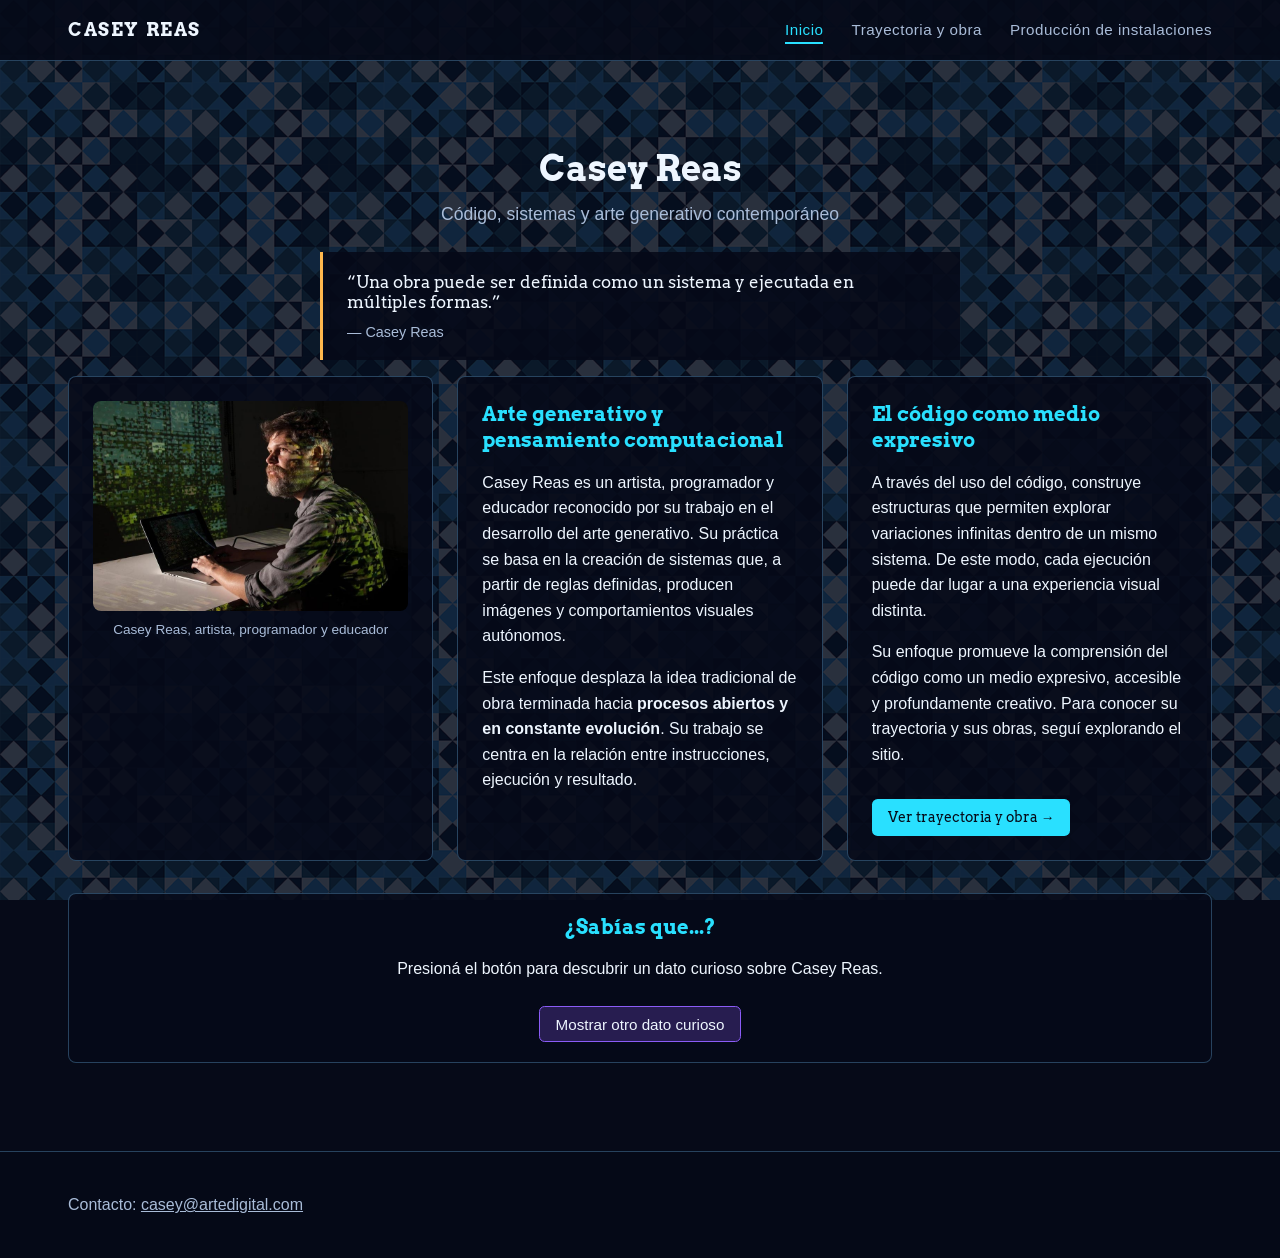
<file: index.html>
<!DOCTYPE html>
<html lang="es">
<head>
  <meta charset="UTF-8">
  <title>Casey Reas | Inicio</title>
  <meta name="description" content="Sitio dedicado a la obra de Casey Reas: código, sistemas y arte generativo contemporáneo.">
  <link rel="preconnect" href="https://fonts.googleapis.com">
  <link href="https://fonts.googleapis.com/css2?family=Arvo:wght@400;700&display=swap" rel="stylesheet">
  <link rel="stylesheet" href="css/estilos.css">
</head>
<body>

  <header class="sitio-header">
    <div class="contenedor cabecera-flex">
      <p class="marca">CASEY REAS</p>
      <nav class="menu-principal" aria-label="Navegación principal">
        <ul>
          <li><a href="index.html" class="activo">Inicio</a></li>
          <li><a href="obra.html">Trayectoria y obra</a></li>
          <li><a href="produccion.html">Producción de instalaciones</a></li>
        </ul>
      </nav>
    </div>
  </header>

  <main class="contenedor">

    <!-- Intro: presentación general del artista -->
    <section class="intro">
      <h1>Casey Reas</h1>
      <p class="subtitulo">Código, sistemas y arte generativo contemporáneo</p>
      <blockquote class="cita-destacada">
        “Una obra puede ser definida como un sistema y ejecutada en múltiples formas.”
        <cite>— Casey Reas</cite>
      </blockquote>
    </section>

    <!-- Layout de 3 columnas de igual ancho, requisito de la página de inicio -->
    <section class="grid-3-columnas">

      <article class="columna">
        <div class="foto-inline">
          <img src="img/reas.jpg" alt="Casey Reas trabajando frente a una laptop con proyecciones de código">
          <p class="pie-foto">Casey Reas, artista, programador y educador</p>
        </div>
      </article>

      <article class="columna">
        <h2>Arte generativo y pensamiento computacional</h2>
        <p>Casey Reas es un artista, programador y educador reconocido por su trabajo en el desarrollo del arte generativo. Su práctica se basa en la creación de sistemas que, a partir de reglas definidas, producen imágenes y comportamientos visuales autónomos.</p>
        <p>Este enfoque desplaza la idea tradicional de obra terminada hacia <strong>procesos abiertos y en constante evolución</strong>. Su trabajo se centra en la relación entre instrucciones, ejecución y resultado.</p>
      </article>

      <article class="columna">
        <h2>El código como medio expresivo</h2>
        <p>A través del uso del código, construye estructuras que permiten explorar variaciones infinitas dentro de un mismo sistema. De este modo, cada ejecución puede dar lugar a una experiencia visual distinta.</p>
        <p>Su enfoque promueve la comprensión del código como un medio expresivo, accesible y profundamente creativo. Para conocer su trayectoria y sus obras, seguí explorando el sitio.</p>
        <a class="enlace-boton" href="obra.html">Ver trayectoria y obra →</a>
      </article>

    </section>

    <!-- Funcionalidad JS: dato curioso al azar (curiosidades.js) -->
    <section class="panel-lateral panel-interactivo">
      <h2>¿Sabías que...?</h2>
      <p id="dato-curioso-texto">Presioná el botón para descubrir un dato curioso sobre Casey Reas.</p>
      <button id="btn-dato-curioso" type="button">Mostrar otro dato curioso</button>
    </section>

  </main>

  <footer class="sitio-footer">
    <div class="contenedor pie-flex">
      <p>Contacto: <a href="mailto:casey@artedigital.com">casey@artedigital.com</a></p>
    </div>
  </footer>

  <script src="js/curiosidades.js"></script>
</body>
</html>
</file>
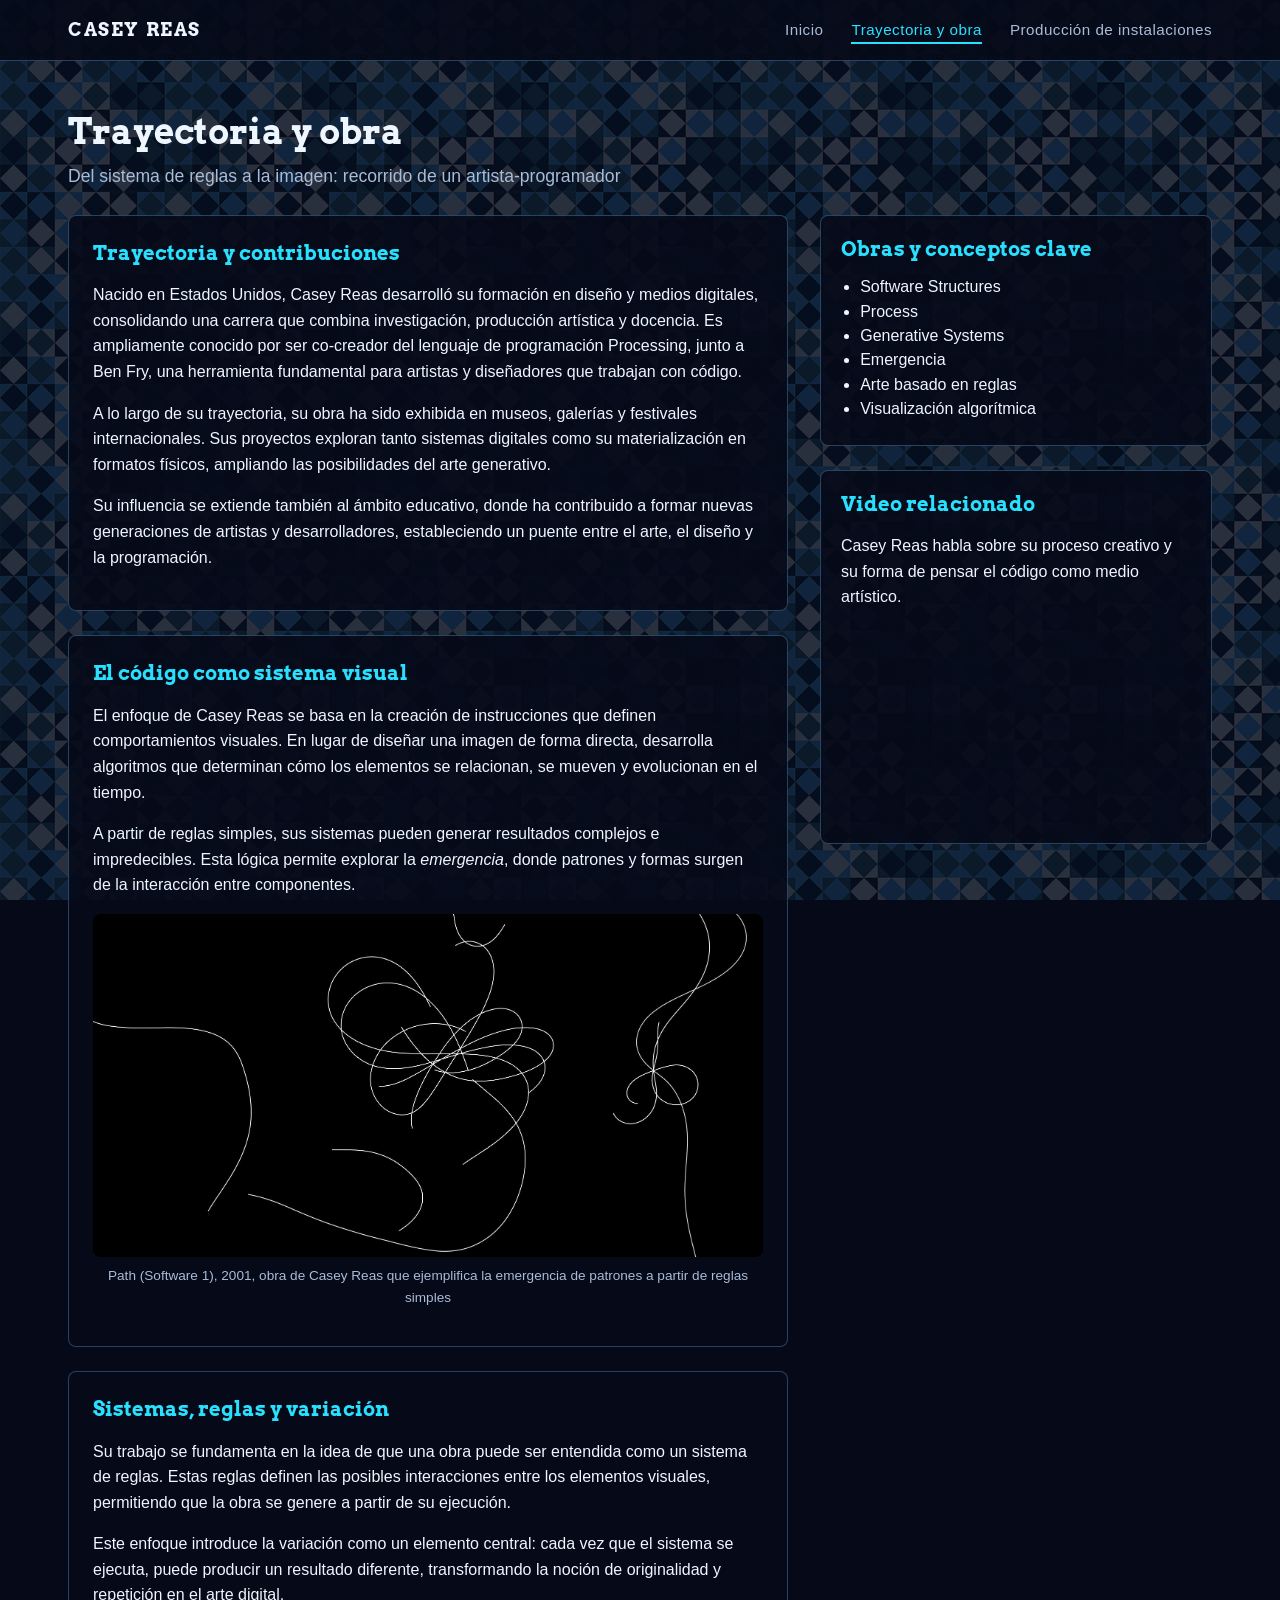
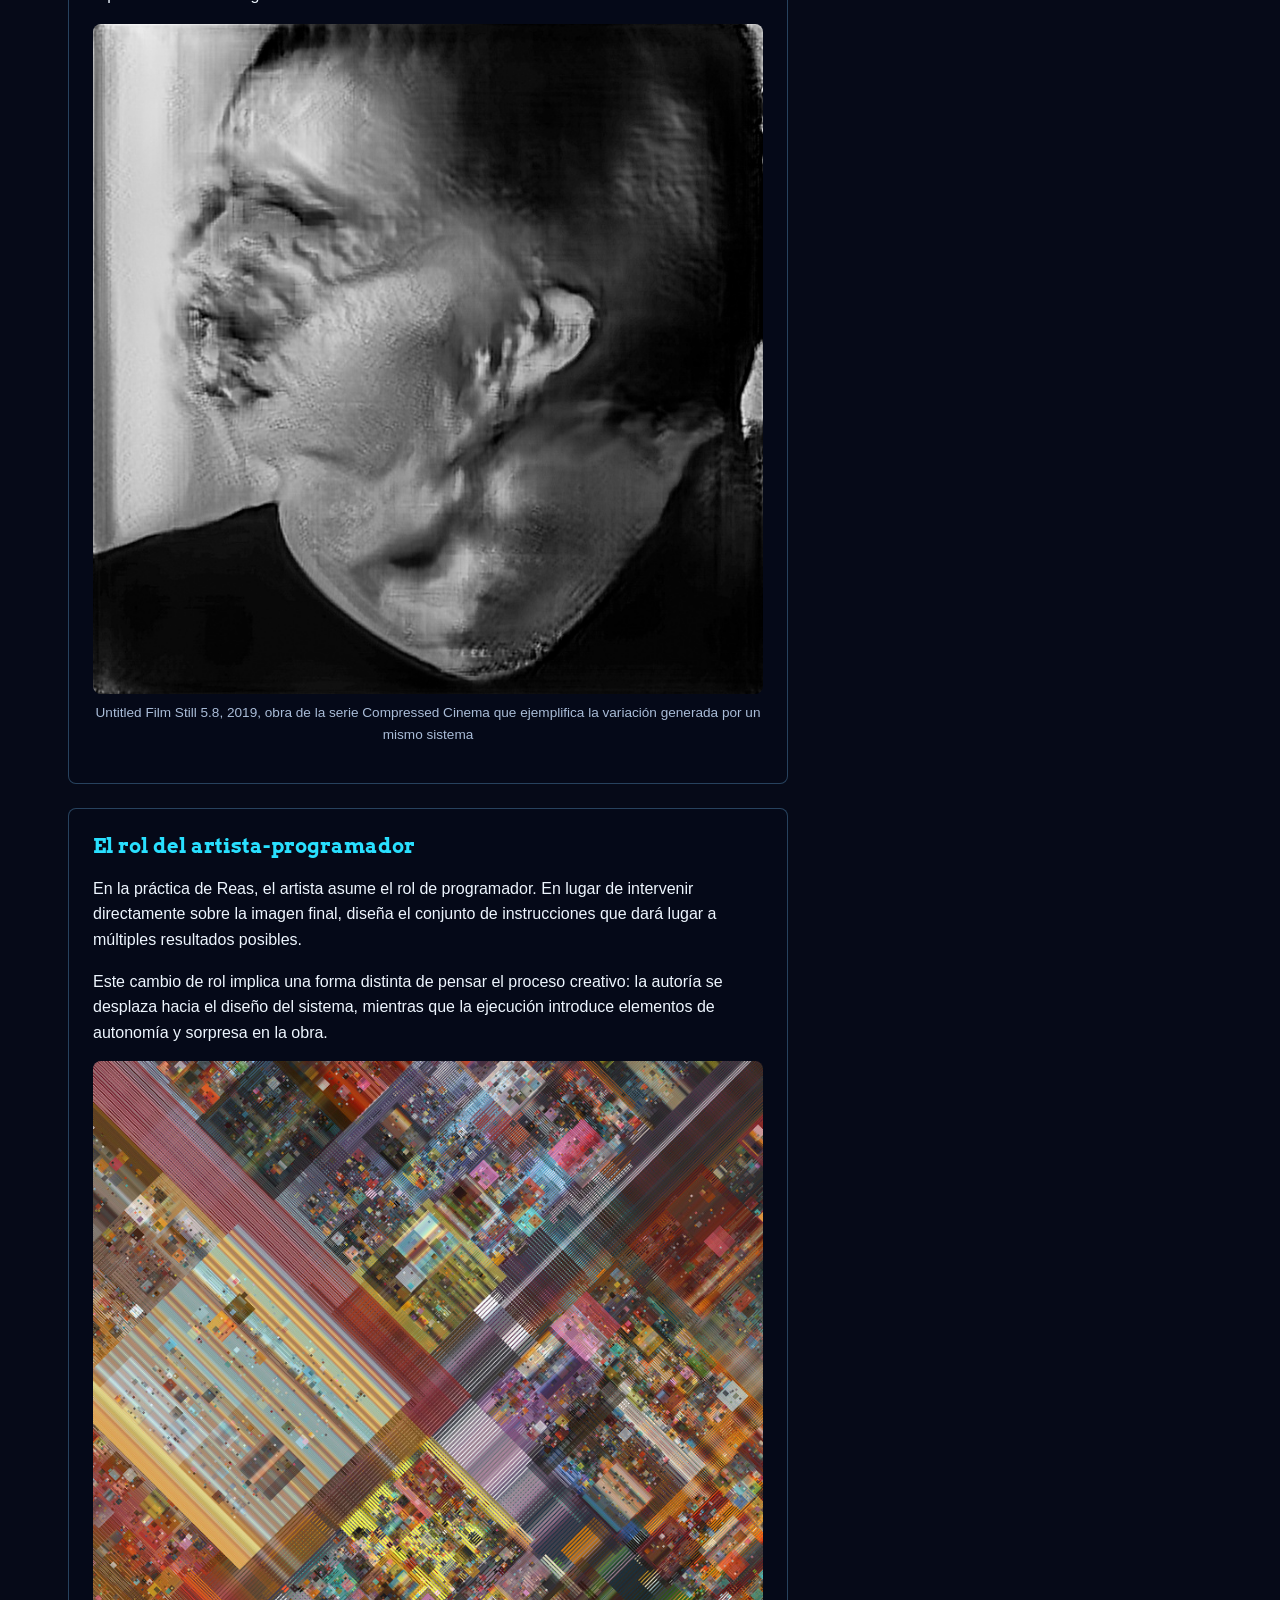
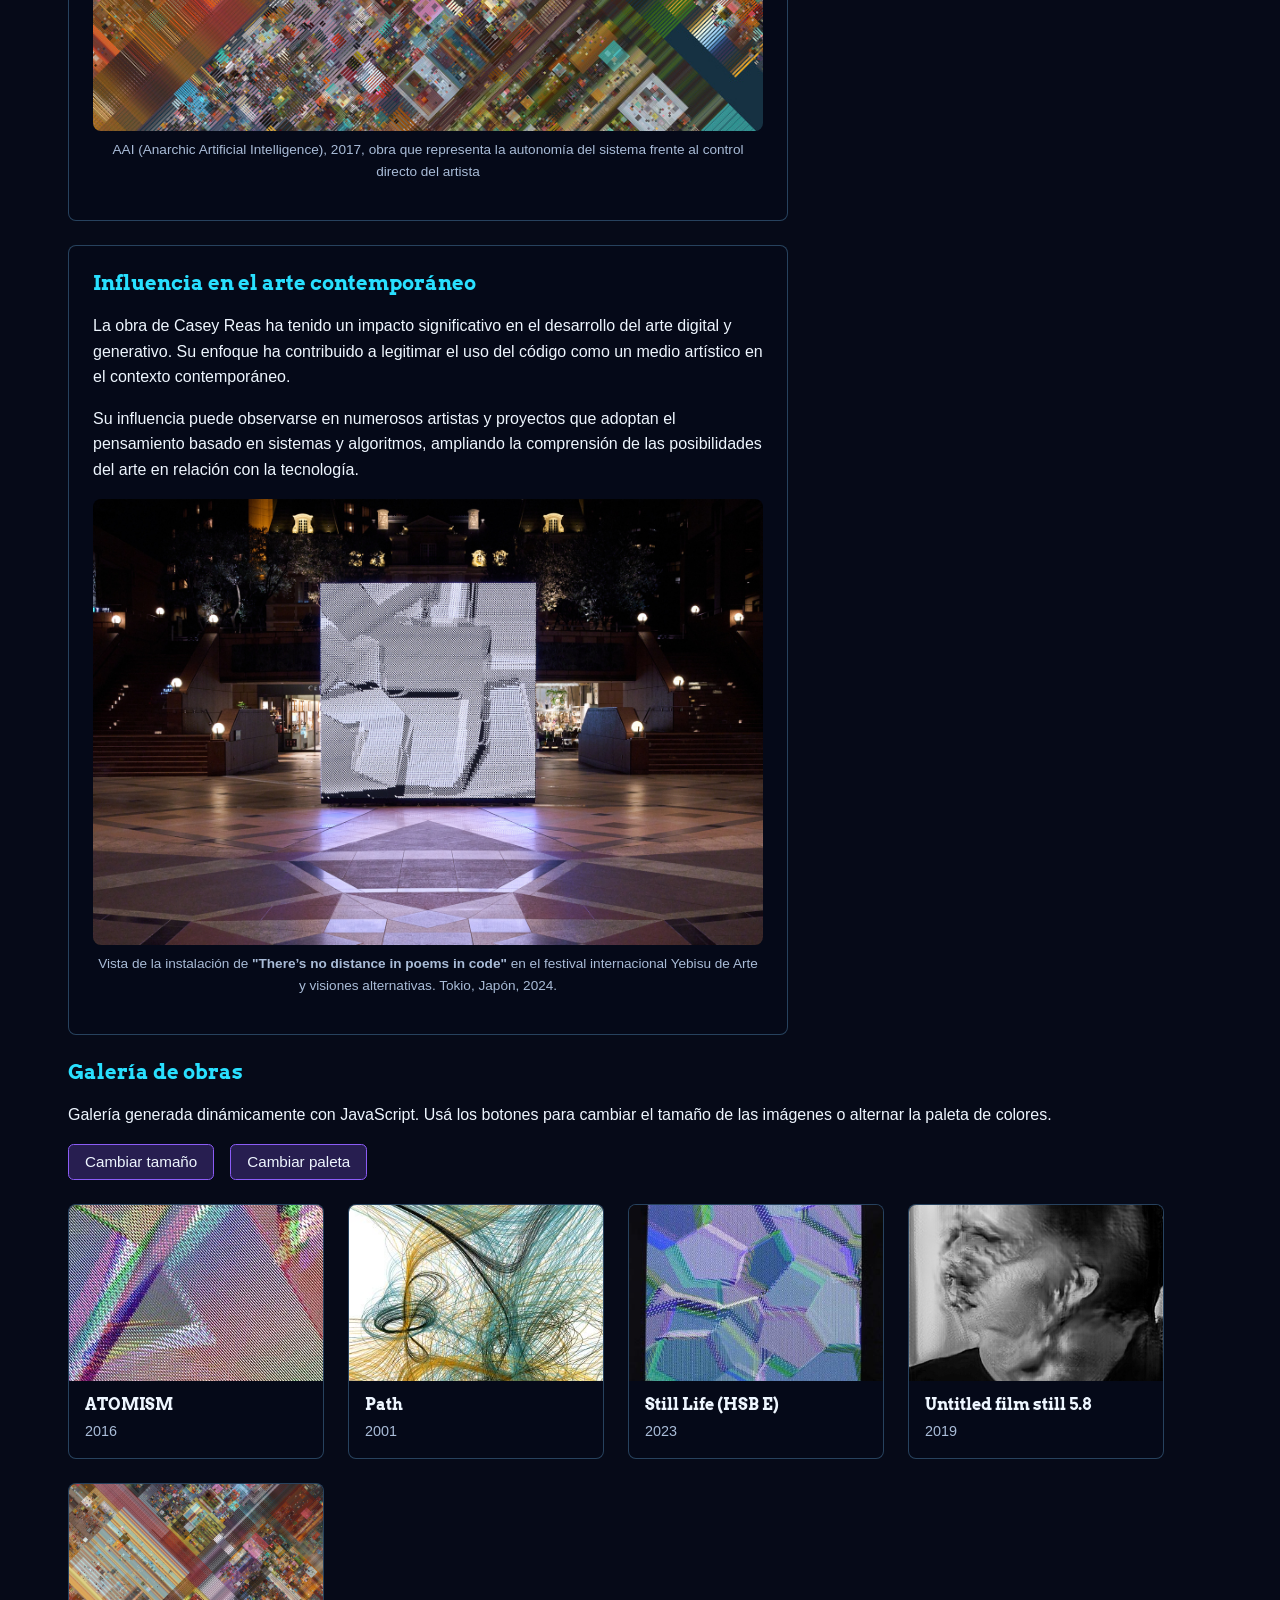
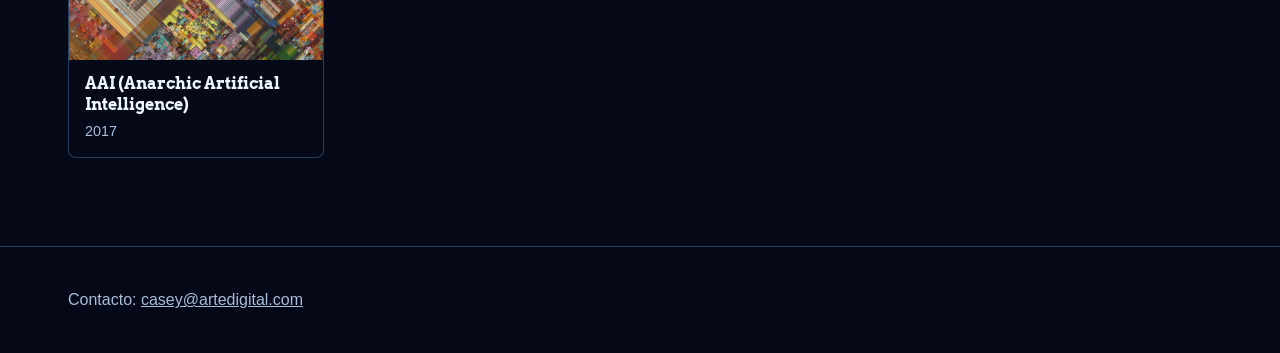
<file: obra.html>
<!DOCTYPE html>
<html lang="es">
<head>
  <meta charset="UTF-8">
  <title>Casey Reas | Trayectoria y obra</title>
  <meta name="description" content="Trayectoria de Casey Reas, su enfoque sobre el código como sistema visual y una galería de sus obras.">
  <link rel="preconnect" href="https://fonts.googleapis.com">
  <link href="https://fonts.googleapis.com/css2?family=Arvo:wght@400;700&display=swap" rel="stylesheet">
  <link rel="stylesheet" href="css/estilos.css">
</head>
<body>

  <header class="sitio-header">
    <div class="contenedor cabecera-flex">
      <p class="marca">CASEY REAS</p>
      <nav class="menu-principal" aria-label="Navegación principal">
        <ul>
          <li><a href="index.html">Inicio</a></li>
          <li><a href="obra.html" class="activo">Trayectoria y obra</a></li>
          <li><a href="produccion.html">Producción de instalaciones</a></li>
        </ul>
      </nav>
    </div>
  </header>

  <main class="contenedor">

    <h1>Trayectoria y obra</h1>
    <p class="subtitulo">Del sistema de reglas a la imagen: recorrido de un artista-programador</p>

    <!-- Layout de 2 columnas de ancho diferente -->
    <div class="grid-2-columnas">

      <article class="columna-principal">

        <section>
          <h2>Trayectoria y contribuciones</h2>
          <p>Nacido en Estados Unidos, Casey Reas desarrolló su formación en diseño y medios digitales, consolidando una carrera que combina investigación, producción artística y docencia. Es ampliamente conocido por ser co-creador del lenguaje de programación Processing, junto a Ben Fry, una herramienta fundamental para artistas y diseñadores que trabajan con código.</p>
          <p>A lo largo de su trayectoria, su obra ha sido exhibida en museos, galerías y festivales internacionales. Sus proyectos exploran tanto sistemas digitales como su materialización en formatos físicos, ampliando las posibilidades del arte generativo.</p>
          <p>Su influencia se extiende también al ámbito educativo, donde ha contribuido a formar nuevas generaciones de artistas y desarrolladores, estableciendo un puente entre el arte, el diseño y la programación.</p>
        </section>

        <section>
          <h2>El código como sistema visual</h2>
          <p>El enfoque de Casey Reas se basa en la creación de instrucciones que definen comportamientos visuales. En lugar de diseñar una imagen de forma directa, desarrolla algoritmos que determinan cómo los elementos se relacionan, se mueven y evolucionan en el tiempo.</p>
          <p>A partir de reglas simples, sus sistemas pueden generar resultados complejos e impredecibles. Esta lógica permite explorar la <em>emergencia</em>, donde patrones y formas surgen de la interacción entre componentes.</p>
                <div class="foto-inline">
          <img src="img/reas-7.jpg" alt="Path, obra de Casey Reas que ejemplifica la emergencia de patrones a partir de reglas simples">
           <p class="pie-foto">Path (Software 1), 2001, obra de Casey Reas que ejemplifica la emergencia de patrones a partir de reglas simples</p>
        </div>
        </section>



        <section>
          <h2>Sistemas, reglas y variación</h2>
          <p>Su trabajo se fundamenta en la idea de que una obra puede ser entendida como un sistema de reglas. Estas reglas definen las posibles interacciones entre los elementos visuales, permitiendo que la obra se genere a partir de su ejecución.</p>
          <p>Este enfoque introduce la variación como un elemento central: cada vez que el sistema se ejecuta, puede producir un resultado diferente, transformando la noción de originalidad y repetición en el arte digital.</p>
          <div class="foto-inline">
            <img src="img/reas-4.jpg" alt="Untitled Film Still 5.8, obra de la serie Compressed Cinema que ejemplifica la variación generada por un mismo sistema">
           <p class="pie-foto">Untitled Film Still 5.8, 2019, obra de la serie Compressed Cinema que ejemplifica la variación generada por un mismo sistema</p>
          </div>
        </section>

        <section>
          <h2>El rol del artista-programador</h2>
          <p>En la práctica de Reas, el artista asume el rol de programador. En lugar de intervenir directamente sobre la imagen final, diseña el conjunto de instrucciones que dará lugar a múltiples resultados posibles.</p>
          <p>Este cambio de rol implica una forma distinta de pensar el proceso creativo: la autoría se desplaza hacia el diseño del sistema, mientras que la ejecución introduce elementos de autonomía y sorpresa en la obra.</p>
          <div class="foto-inline">
            <img src="img/reas-5.jpg" alt="AAI (Anarchic Artificial Intelligence), obra que representa la autonomía del sistema frente al control directo del artista">
            <p class="pie-foto">AAI (Anarchic Artificial Intelligence), 2017, obra que representa la autonomía del sistema frente al control directo del artista</p>
          </div>
        </section>

        <section>
          <h2>Influencia en el arte contemporáneo</h2>
          <p>La obra de Casey Reas ha tenido un impacto significativo en el desarrollo del arte digital y generativo. Su enfoque ha contribuido a legitimar el uso del código como un medio artístico en el contexto contemporáneo.</p>
          <p>Su influencia puede observarse en numerosos artistas y proyectos que adoptan el pensamiento basado en sistemas y algoritmos, ampliando la comprensión de las posibilidades del arte en relación con la tecnología.</p>
           <div class="foto-inline">
            <img src="img/reas-6.jpg" alt="There's No Distance in Poems in Code, obra reciente de Casey Reas que muestra la vigencia de su trabajo en el arte contemporáneo">
            <p class="pie-foto">Vista de la instalación de <strong>"There’s no distance in poems in code"</strong> en el festival internacional Yebisu de Arte y visiones alternativas. Tokio, Japón, 2024.</p>
          </div>
        </section>

      </article>

      <aside class="columna-lateral">

        <div class="panel-lateral">
          <h2>Obras y conceptos clave</h2>
          <ul class="lista-obras">
            <li>Software Structures</li>
            <li>Process</li>
            <li>Generative Systems</li>
            <li>Emergencia</li>
            <li>Arte basado en reglas</li>
            <li>Visualización algorítmica</li>
          </ul>
        </div>

      <div class="panel-lateral">
        <h2>Video relacionado</h2>
        <p>Casey Reas habla sobre su proceso creativo y su forma de pensar el código como medio artístico.</p>
        <div class="video-wrapper">
      <iframe
        src="https://www.youtube.com/embed/lu51j9V-ti0"
        title="Casey Reas habla sobre arte generativo"
        allowfullscreen>
      </iframe>
      </div>
      </div>

      </aside>

    </div>

    <!-- Funcionalidad JS: galería de obras (galeria.js) -->
    <section>
      <h2>Galería de obras</h2>
      <p>Galería generada dinámicamente con JavaScript. Usá los botones para cambiar el tamaño de las imágenes o alternar la paleta de colores.</p>

      <div class="controles-galeria">
        <button id="btn-tamano" type="button">Cambiar tamaño</button>
        <button id="btn-paleta" type="button">Cambiar paleta</button>
      </div>

      <div id="galeria" class="galeria" aria-live="polite"></div>
    </section>

  </main>

  <footer class="sitio-footer">
    <div class="contenedor pie-flex">
      <p>Contacto: <a href="mailto:casey@artedigital.com">casey@artedigital.com</a></p>
    </div>
  </footer>

  <script src="js/galeria.js"></script>
</body>
</html>
</file>
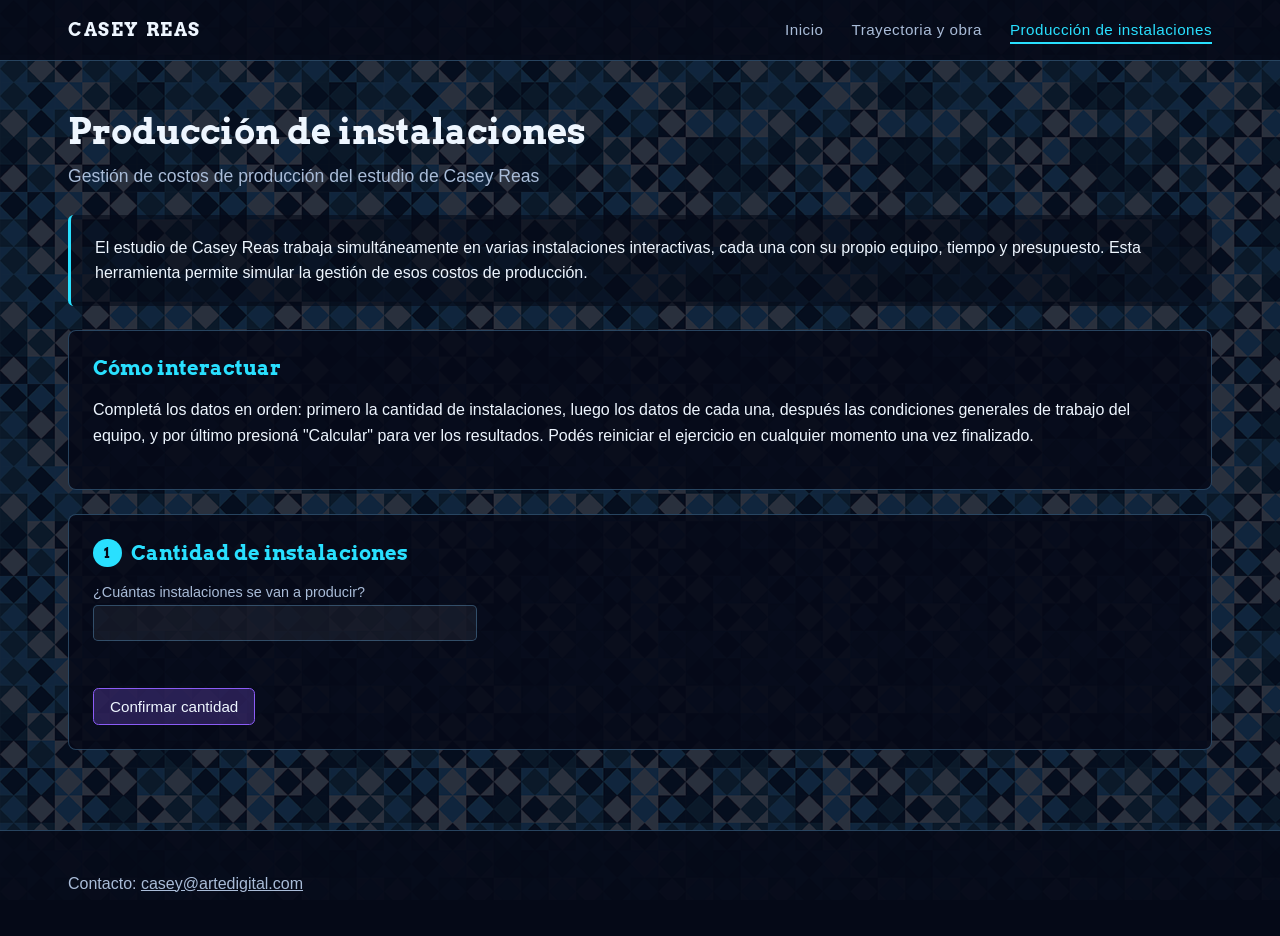
<file: produccion.html>
<!DOCTYPE html>
<html lang="es">
<head>
  <meta charset="UTF-8">
  <title>Casey Reas | Producción de instalaciones</title>
  <meta name="description" content="Herramienta para simular la gestión de costos de producción de instalaciones interactivas del estudio de Casey Reas.">
  <link rel="preconnect" href="https://fonts.googleapis.com">
  <link href="https://fonts.googleapis.com/css2?family=Arvo:wght@400;700&display=swap" rel="stylesheet">
  <link rel="stylesheet" href="css/estilos.css">
</head>
<body>

  <header class="sitio-header">
    <div class="contenedor cabecera-flex">
      <p class="marca">CASEY REAS</p>
      <nav class="menu-principal" aria-label="Navegación principal">
        <ul>
          <li><a href="index.html">Inicio</a></li>
          <li><a href="obra.html">Trayectoria y obra</a></li>
          <li><a href="produccion.html" class="activo">Producción de instalaciones</a></li>
        </ul>
      </nav>
    </div>
  </header>

  <main class="contenedor">

    <h1>Producción de instalaciones</h1>
    <p class="subtitulo">Gestión de costos de producción del estudio de Casey Reas</p>

    <!-- Texto de contexto -->
   <section class="intro-ejercicio">
    <p>El estudio de Casey Reas trabaja simultáneamente en varias instalaciones interactivas, cada una con su propio equipo, tiempo y presupuesto. Esta herramienta permite simular la gestión de esos costos de producción.</p>
   </section>

    <section class="instrucciones">
      <h2>Cómo interactuar</h2>
      <p>Completá los datos en orden: primero la cantidad de instalaciones, luego los datos de cada una, después las condiciones generales de trabajo del equipo, y por último presioná "Calcular" para ver los resultados. Podés reiniciar el ejercicio en cualquier momento una vez finalizado.</p>
    </section>

    <!-- Paso 1: cantidad de instalaciones a producir -->
    <section class="paso-ejercicio" id="paso-cantidad">
      <h2><span class="numero-paso">1</span> Cantidad de instalaciones</h2>
      <form id="form-cantidad">
        <div class="campo-formulario">
          <label for="input-cantidad">¿Cuántas instalaciones se van a producir?</label>
          <input type="number" id="input-cantidad" min="1" step="1" required>
        </div>
        <p class="mensaje-error" id="error-cantidad"></p>
        <button type="submit" id="btn-confirmar-cantidad">Confirmar cantidad</button>
      </form>
    </section>

    <!-- Paso 2: carga de cada instalación -->
    <section class="paso-ejercicio oculto" id="paso-instalaciones">
      <h2><span class="numero-paso">2</span> Datos de cada instalación</h2>
      <form id="form-instalacion">
        <div class="campo-formulario">
          <label for="input-nombre">Nombre de la instalación</label>
          <input type="text" id="input-nombre" required>
        </div>
        <div class="campo-formulario">
          <label for="input-personas">Cantidad de personas necesarias</label>
          <input type="number" id="input-personas" min="1" step="1" required>
        </div>
        <div class="campo-formulario">
          <label for="input-dias">Días estimados de producción</label>
          <input type="number" id="input-dias" min="1" step="1" required>
        </div>
        <p class="mensaje-error" id="error-instalacion"></p>
        <button type="submit" id="btn-agregar-instalacion">Agregar instalación</button>
      </form>
      <p class="contador-carga" id="contador-instalaciones"></p>
      <ul class="lista-instalaciones" id="lista-instalaciones"></ul>
    </section>

    <!-- Paso 3: datos generales del estudio -->
    <section class="paso-ejercicio oculto" id="paso-general">
      <h2><span class="numero-paso">3</span> Datos generales del estudio</h2>
      <form id="form-general">
        <div class="campo-formulario">
          <label for="input-horas">Horas por día que trabaja el equipo</label>
          <input type="number" id="input-horas" min="1" step="1" required>
        </div>
        <div class="campo-formulario">
          <label for="input-valor-hora">Valor del honorario por hora ($)</label>
          <input type="number" id="input-valor-hora" min="1" step="0.01" required>
        </div>
        <p class="mensaje-error" id="error-general"></p>
        <button type="submit" id="btn-confirmar-general">Confirmar datos generales</button>
      </form>
    </section>

    <!-- Paso 4: cálculo de resultados -->
    <section class="paso-ejercicio oculto" id="paso-resultados">
      <h2><span class="numero-paso">4</span> Resultados</h2>
      <button type="button" id="btn-calcular" disabled>Calcular resultados</button>
      <div class="panel-resultados" id="panel-resultados"></div>
      <button type="button" id="btn-reiniciar" disabled>Reiniciar ejercicio</button>
    </section>

  </main>

  <footer class="sitio-footer">
    <div class="contenedor pie-flex">
      <p>Contacto: <a href="mailto:casey@artedigital.com">casey@artedigital.com</a></p>
    </div>
  </footer>

  <script src="js/ejercicio.js"></script>
</body>
</html>
</file>
<file: css/estilos.css>
/* =========================================================
   Casey Reas — hoja de estilos compartida
   Paleta inspirada en su estética de código y sistemas
   generativos: fondo oscuro tipo terminal, cian y un acento
   dorado/verde tomado de sus imágenes de glitch y pixel-art.
   ========================================================= */

/* ---------- Reset básico ---------- */
* {
  box-sizing: border-box;
}

body {
  margin: 0;
  font-family: Arial, Helvetica, sans-serif;
  color: #eef6ff;
  background-color: #060a18;
  display: flex;
  flex-direction: column;
  align-items: center;
  min-height: 100vh;
  position: relative;
}

/* El patrón de fondo se muestra como una textura sutil y fija,
   detrás de todo el contenido, para que siga siendo visible
   (punto 16) sin afectar la legibilidad del texto. */
body::before {
  content: "";
  position: fixed;
  inset: 0;
  background-image: url("../img/fondo.png");
  background-repeat: repeat;
  background-size: 12rem;
  opacity: 0.16;
  z-index: -1;
}

img {
  max-width: 100%;
  display: block;
}

a {
  color: #29e0ff;
}

/* ---------- Contenedor centrado (flexbox) ---------- */
.contenedor {
  width: 100%;
  max-width: 74rem;
  padding: 1.5rem 1.25rem;
  display: flex;
  flex-direction: column;
  align-items: stretch;
}

/* ---------- Encabezado ---------- */
.sitio-header {
  width: 100%;
  background-color: rgba(6, 10, 24, 0.92);
  border-bottom: 1px solid rgba(120, 200, 255, 0.3);
  position: sticky;
  top: 0;
  z-index: 10;
  display: flex;
  justify-content: center;
}

.cabecera-flex {
  flex-direction: row;
  justify-content: space-between;
  align-items: center;
  padding-top: 1rem;
  padding-bottom: 1rem;
}

.marca {
  font-family: 'Arvo', serif;
  font-weight: 700;
  letter-spacing: 0.1rem;
  font-size: 1.1rem;
  margin: 0;
}

/* Menú de navegación horizontal, igual en las tres páginas */
.menu-principal ul {
  list-style: none;
  display: flex;
  flex-direction: row;
  gap: 1.75rem;
  margin: 0;
  padding: 0;
}

.menu-principal a {
  text-decoration: none;
  color: #a9bcd8;
  font-size: 0.95rem;
  letter-spacing: 0.03rem;
  padding-bottom: 0.25rem;
  border-bottom: 2px solid transparent;
  transition: color 0.2s ease, border-color 0.2s ease;
}

.menu-principal a:hover,
.menu-principal a.activo {
  color: #29e0ff;
  border-bottom-color: #29e0ff;
}

/* ---------- Tipografía general ---------- */
h1, h2, h3 {
  font-family: 'Arvo', serif;
  line-height: 1.3;
}

h1 {
  font-size: 2.2rem;
  margin-bottom: 0.5rem;
}

h2 {
  font-size: 1.25rem;
  color: #29e0ff;
  margin-top: 0;
}

h3 {
  font-size: 1rem;
}

.subtitulo {
  color: #a9bcd8;
  font-size: 1.1rem;
  margin-top: 0;
  margin-bottom: 1.5rem;
}

p {
  line-height: 1.6;
  font-size: 1rem;
}

/* ---------- Intro (inicio) ---------- */
.intro {
  text-align: center;
  padding: 2rem 0 1rem;
}

.cita-destacada {
  font-family: 'Arvo', serif;
  font-size: 1.05rem;
  max-width: 40rem;
  margin: 1.5rem auto 0;
  padding: 1.25rem 1.5rem;
  border-left: 3px solid #ffb84d;
  background-color: rgba(6, 10, 24, 0.88);
  text-align: left;
}

.cita-destacada cite {
  display: block;
  margin-top: 0.75rem;
  font-family: Arial, Helvetica, sans-serif;
  font-style: normal;
  font-size: 0.9rem;
  color: #a9bcd8;
}


/* ---------- Layout de 3 columnas iguales (Inicio) ---------- */
.grid-3-columnas {
  display: flex;
  flex-direction: row;
  flex-wrap: wrap;
  gap: 1.5rem;
  margin-bottom: 2rem;
}

.grid-3-columnas .columna {
  flex: 1 1 0;
  min-width: 16rem;
  background-color: rgba(6, 10, 24, 0.88);
  border: 1px solid rgba(120, 200, 255, 0.3);
  border-radius: 0.5rem;
  padding: 1.5rem;
}

.foto-inline img {
  border-radius: 0.5rem;
  margin-bottom: 0.5rem;
}

.pie-foto {
  font-size: 0.85rem;
  color: #a9bcd8;
  text-align: center;
  margin-top: 0.5rem;
}

.enlace-boton {
  display: inline-block;
  margin-top: 1rem;
  text-decoration: none;
  font-family: 'Arvo', serif;
  font-size: 0.85rem;
  color: #060a18;
  background-color: #29e0ff;
  padding: 0.6rem 1rem;
  border-radius: 0.35rem;
}

/* ---------- Layout de 2 columnas de ancho diferente (Obra) ---------- */
.grid-2-columnas {
  display: flex;
  flex-direction: row;
  flex-wrap: wrap;
  gap: 2rem;
  align-items: flex-start;
}

.columna-principal {
  flex: 2 1 28rem;
}

.columna-principal section {
  background-color: rgba(6, 10, 24, 0.88);
  border: 1px solid rgba(120, 200, 255, 0.3);
  border-radius: 0.5rem;
  padding: 1.5rem;
  margin-bottom: 1.5rem;
}

.columna-lateral {
  flex: 1 1 16rem;
  display: flex;
  flex-direction: column;
  gap: 1.5rem;
}

.panel-lateral {
  background-color: rgba(6, 10, 24, 0.88);
  border: 1px solid rgba(120, 200, 255, 0.3);
  border-radius: 0.5rem;
  padding: 1.25rem;
}

.lista-obras {
  margin: 0;
  padding-left: 1.2rem;
}

.lista-obras li {
  margin-bottom: 0.4rem;
}

/* ---------- Botones ---------- */
button {
  font-family: Arial, Helvetica, sans-serif;
  font-size: 0.95rem;
  color: #eef6ff;
  background-color: rgba(139, 92, 246, 0.25);
  border: 1px solid #8b5cf6;
  border-radius: 0.35rem;
  padding: 0.55rem 1rem;
  cursor: pointer;
  transition: background-color 0.2s ease, opacity 0.2s ease;
}

button:hover {
  background-color: rgba(139, 92, 246, 0.45);
}

button:disabled {
  opacity: 0.4;
  cursor: not-allowed;
}

/* ---------- Dato curioso (Inicio) ---------- */
.panel-interactivo {
  text-align: center;
  margin-bottom: 2rem;
}

.panel-interactivo button {
  margin-top: 0.5rem;
}

/* ---------- Galería (Obra) ---------- */
.controles-galeria {
  display: flex;
  flex-direction: row;
  gap: 1rem;
  margin-bottom: 1.5rem;
}

.galeria {
  display: flex;
  flex-direction: row;
  flex-wrap: wrap;
  gap: 1.5rem;
  margin-bottom: 2rem;
}

.tarjeta-obra {
  flex: 1 1 14rem;
  max-width: 16rem;
  background-color: rgba(6, 10, 24, 0.88);
  border: 1px solid rgba(120, 200, 255, 0.3);
  border-radius: 0.5rem;
  overflow: hidden;
  transition: max-width 0.3s ease, filter 0.3s ease;
}

.tarjeta-obra img {
  width: 100%;
  height: 11rem;
  object-fit: cover;
}

.tarjeta-obra .info-obra {
  padding: 0.9rem 1rem;
}

.tarjeta-obra h3 {
  margin: 0 0 0.25rem;
  color: #eef6ff;
}

.tarjeta-obra p {
  margin: 0;
  color: #a9bcd8;
  font-size: 0.9rem;
}

/* ---------- Página de ejercicio ---------- */
.instrucciones {
  background-color: rgba(6, 10, 24, 0.88);
  border: 1px solid rgba(120, 200, 255, 0.3);
  border-radius: 0.5rem;
  padding: 1.5rem;
  margin-bottom: 1.5rem;
}

.paso-ejercicio {
  background-color: rgba(6, 10, 24, 0.88);
  border: 1px solid rgba(120, 200, 255, 0.3);
  border-radius: 0.5rem;
  padding: 1.5rem;
  margin-bottom: 1.5rem;
}

.paso-ejercicio.oculto {
  display: none;
}

.paso-ejercicio h2 {
  display: flex;
  align-items: center;
  gap: 0.6rem;
}

.paso-ejercicio .numero-paso {
  font-family: 'Arvo', serif;
  background-color: #29e0ff;
  color: #060a18;
  border-radius: 999px;
  width: 1.8rem;
  height: 1.8rem;
  display: flex;
  align-items: center;
  justify-content: center;
  font-size: 0.9rem;
}

.campo-formulario {
  display: flex;
  flex-direction: column;
  margin-bottom: 1rem;
  max-width: 24rem;
}

.campo-formulario label {
  font-size: 0.9rem;
  color: #a9bcd8;
  margin-bottom: 0.3rem;
}

.campo-formulario input {
  font-family: Arial, Helvetica, sans-serif;
  font-size: 1rem;
  padding: 0.5rem 0.6rem;
  border-radius: 0.3rem;
  border: 1px solid rgba(120, 200, 255, 0.3);
  background-color: rgba(255, 255, 255, 0.06);
  color: #eef6ff;
}

.campo-formulario input:disabled {
  opacity: 0.5;
}

.mensaje-error {
  color: #ffb84d;
  font-size: 0.85rem;
  min-height: 1.2rem;
  margin: 0 0 0.75rem;
}

.contador-carga {
  font-size: 0.9rem;
  color: #a9bcd8;
  margin-bottom: 0.75rem;
}

.lista-instalaciones {
  list-style: none;
  margin: 0 0 1rem;
  padding: 0;
}

.lista-instalaciones li {
  background-color: rgba(255, 255, 255, 0.05);
  border: 1px solid rgba(120, 200, 255, 0.3);
  border-radius: 0.3rem;
  padding: 0.6rem 0.9rem;
  margin-bottom: 0.5rem;
  font-size: 0.9rem;
}

.panel-resultados {
  display: flex;
  flex-direction: column;
  gap: 0.75rem;
}

.resultado-item {
  background-color: rgba(41, 224, 255, 0.08);
  border: 1px solid rgba(120, 200, 255, 0.3);
  border-radius: 0.4rem;
  padding: 1rem;
}

.resultado-item h3 {
  color: #29e0ff;
  margin: 0 0 0.4rem;
}

.resultado-item p {
  margin: 0;
}

.intro-ejercicio {
  background-color: rgba(6, 10, 24, 0.6); /* más sutil que .instrucciones, para diferenciarla visualmente */
  border-left: 3px solid #29e0ff;
  padding: 1.25rem 1.5rem;
  margin-bottom: 1.5rem;
  border-radius: 0.35rem;
}

.intro-ejercicio p {
  margin: 0;
}

/* ---------- Pie de página ---------- */
.sitio-footer {
  width: 100%;
  border-top: 1px solid rgba(120, 200, 255, 0.3);
  background-color: rgba(6, 10, 24, 0.92);
  margin-top: 2rem;
  display: flex;
  justify-content: center;
}

.pie-flex {
  flex-direction: row;
  flex-wrap: wrap;
  justify-content: space-between;
  gap: 0.5rem;
  font-size: 0.85rem;
  color: #a9bcd8;
}

.pie-flex a {
  color: #a9bcd8;
}

/* ---------- Video ---------- */

.video-wrapper {
  position: relative;
  width: 100%;
  padding-bottom: 56.25%; /* mantiene proporción 16:9 sin importar el ancho */
  height: 0;
  overflow: hidden;
  border-radius: 0.4rem;
  margin-top: 0.75rem;
}

.video-wrapper iframe {
  position: absolute;
  top: 0;
  left: 0;
  width: 100%;
  height: 100%;
  border: none;
}


/* ---------- Responsive ---------- */
@media (max-width: 40rem) {
  .cabecera-flex {
    flex-direction: column;
    gap: 0.75rem;
  }

  .menu-principal ul {
    gap: 1rem;
    flex-wrap: wrap;
  }

  h1 {
    font-size: 1.7rem;
  }
}
</file>
